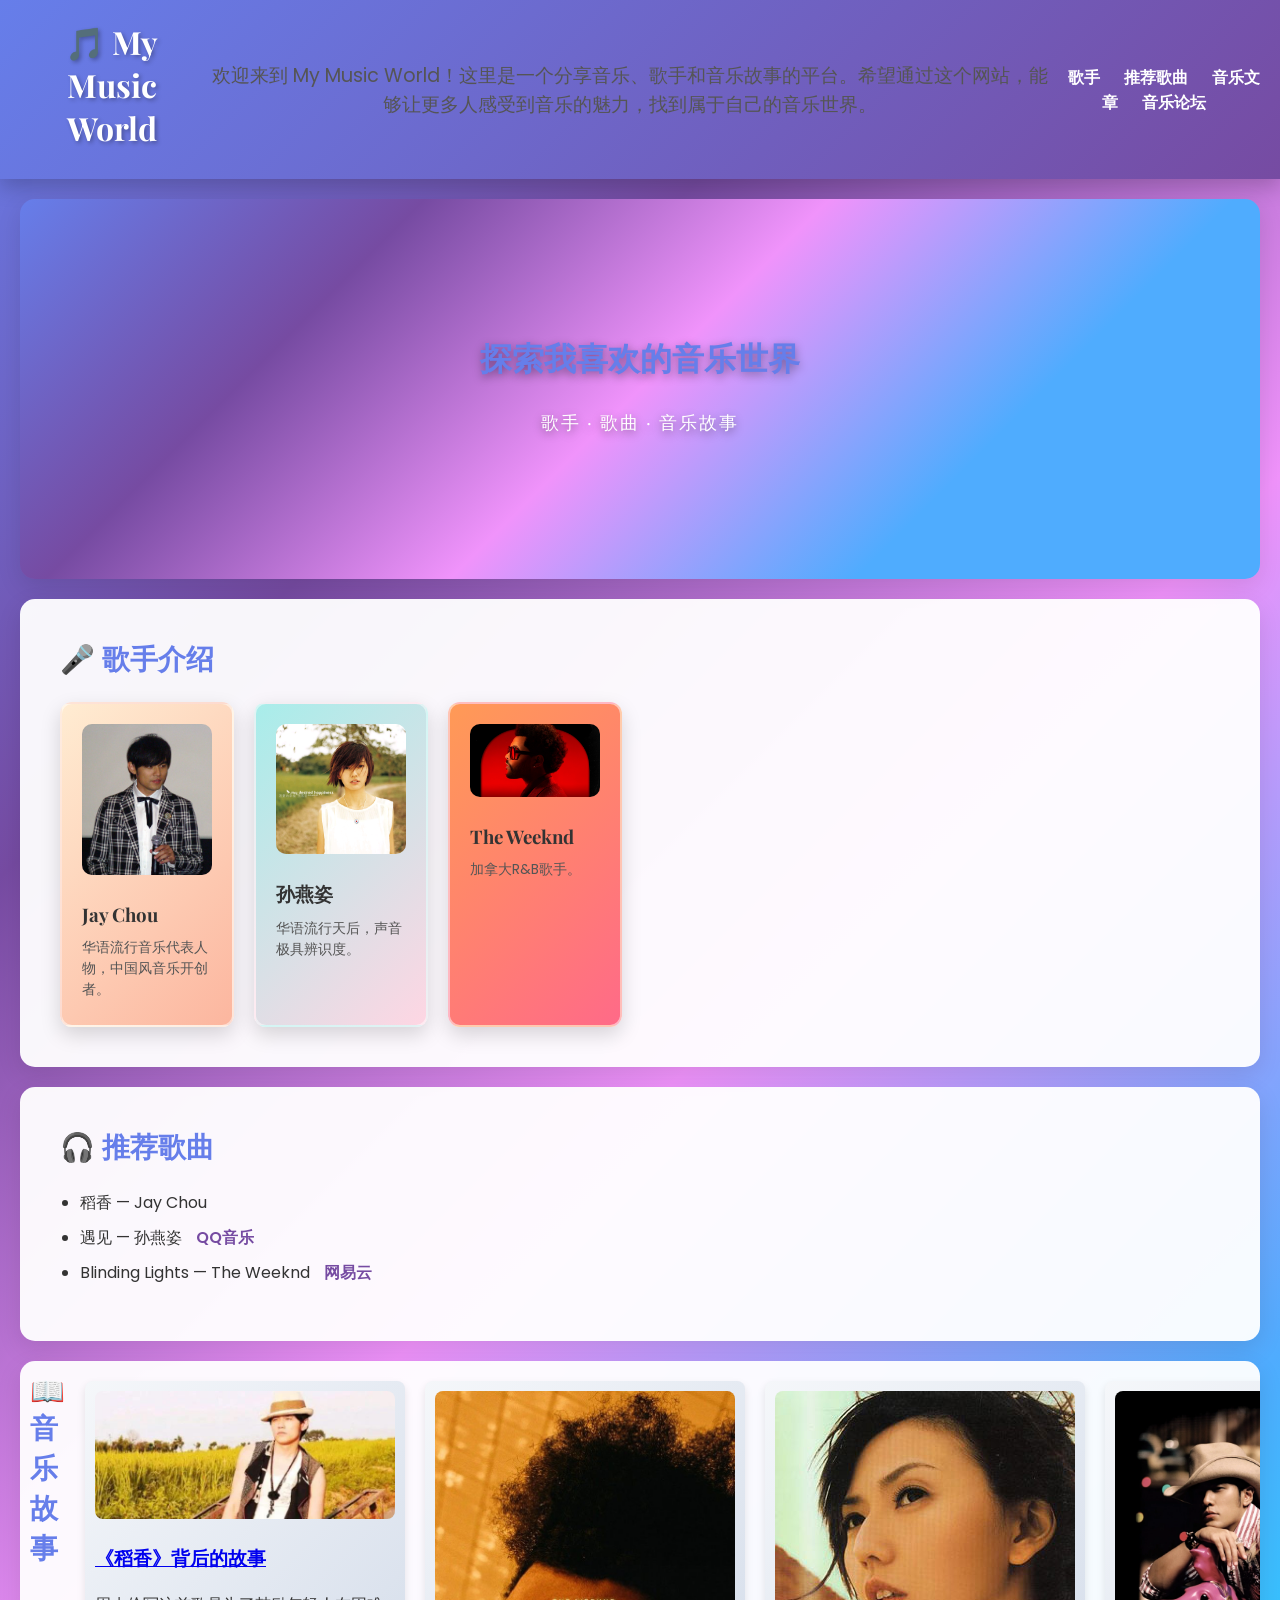
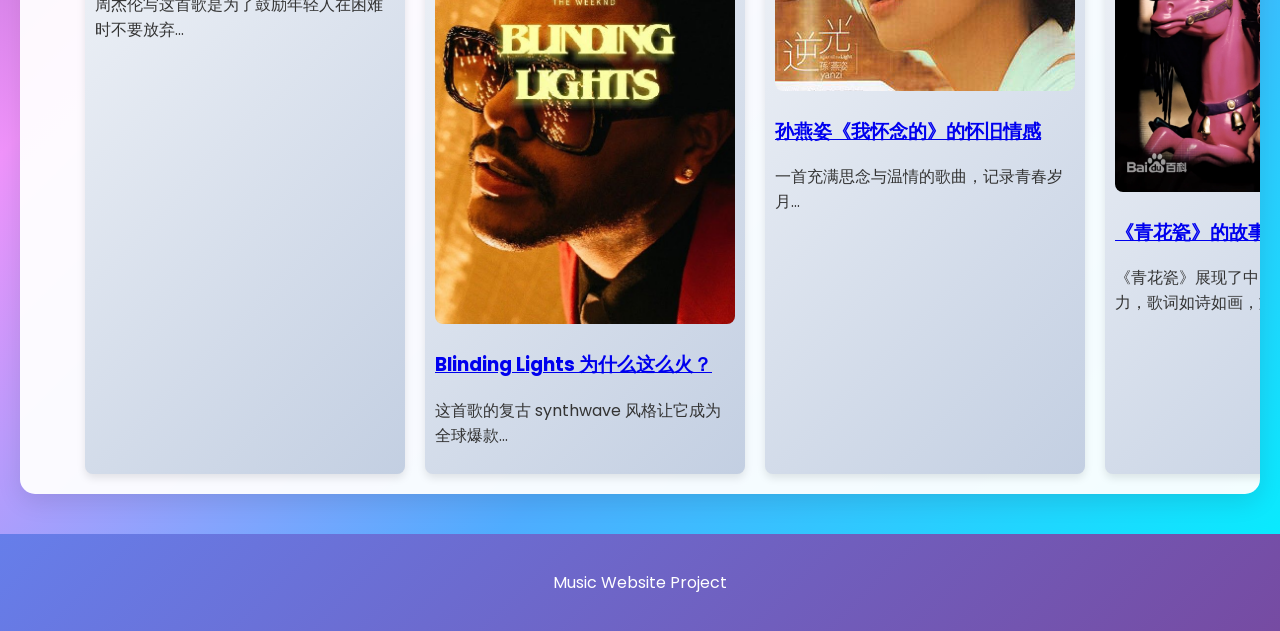
<file: index.html>
<!DOCTYPE html>
<html lang="zh">

<head>
<meta charset="UTF-8">
<title>My Music World</title>
<link href="https://fonts.googleapis.com/css2?family=Poppins:wght@400;600;700&family=Playfair+Display:wght@700&display=swap" rel="stylesheet">
<link rel="stylesheet" href="style.css">
</head>

<body>

<header style="padding: 20px; text-align: center; background-color: #f9f9f9;">
  <h1 style="margin-bottom: 10px;">🎵 My Music World</h1>
  <p style="font-size: 1.2em; color: #555;">欢迎来到 My Music World！这里是一个分享音乐、歌手和音乐故事的平台。希望通过这个网站，能够让更多人感受到音乐的魅力，找到属于自己的音乐世界。</p>

  <nav>
    <a href="#singers">歌手</a>
    <a href="#songs">推荐歌曲</a>
    <a href="#articles">音乐文章</a>
    <a href="#forum">音乐论坛</a>
  </nav>
</header>

<section class="hero">

<h2>探索我喜欢的音乐世界</h2>
<p>歌手 · 歌曲 · 音乐故事</p>

</section>


<section id="singers">

<h2>🎤 歌手介绍</h2>

<div class="card-container">

<div class="card">

<img src="images/jaychou.jpg">

<h3>
<a href="singers/jaychou.html">Jay Chou</a>
</h3>

<p>华语流行音乐代表人物，中国风音乐开创者。</p>

</div>


<div class="card">

<img src="images/stefaniesun.jpg">

<h3>
<a href="singers/stefaniesun.html">孙燕姿</a>
</h3>

<p>华语流行天后，声音极具辨识度。</p>

</div>


<div class="card">

<img src="images/weeknd.jpg">

<h3>
<a href="singers/weeknd.html">The Weeknd</a>
</h3>

<p>加拿大R&B歌手。</p>

</div>

</div>

</section>



<section id="songs">

<h2>🎧 推荐歌曲</h2>

<ul>

<li>
稻香 — Jay Chou
</li>

<li>
遇见 — 孙燕姿
<a href="https://y.qq.com/" target="_blank">QQ音乐</a>
</li>

<li>
Blinding Lights — The Weeknd
<a href="https://music.163.com/" target="_blank">网易云</a>
</li>

</ul>

</section>


<section id="articles">

<h2>📖 音乐故事</h2>

<div class="article-preview">

<img src="images/daoxiang.jpg" style="width: 300px;">

<h3>
<a href="articles/daoxiang.html">
《稻香》背后的故事
</a>
</h3>

<p>
周杰伦写这首歌是为了鼓励年轻人在困难时不要放弃...
</p>

</div>


<div class="article-preview">

<img src="images/blindinglights.jpg" style="width: 300px;">

<h3>
<a href="articles/blindinglights.html">
Blinding Lights 为什么这么火？
</a>
</h3>

<p>
这首歌的复古 synthwave 风格让它成为全球爆款...
</p>

</div>


<div class="article-preview">

<img src="images/whuainianide.jpg" style="width: 300px;">

<h3>
<a href="articles/whuainianide.html">
孙燕姿《我怀念的》的怀旧情感
</a>
</h3>

<p>
一首充满思念与温情的歌曲，记录青春岁月...
</p>

</div>


<div class="article-preview">

<img src="images/qinghuaci.jpg" style="width: 300px;">

<h3>
<a href="articles/qinghuaci.html">
《青花瓷》的故事
</a>
</h3>

<p>
《青花瓷》展现了中国古典文化的独特魅力，歌词如诗如画，旋律悠扬动人。
</p>

</div>

</section>


<footer>

<p>Music Website Project</p>

</footer>

</body>

</html>
</file>
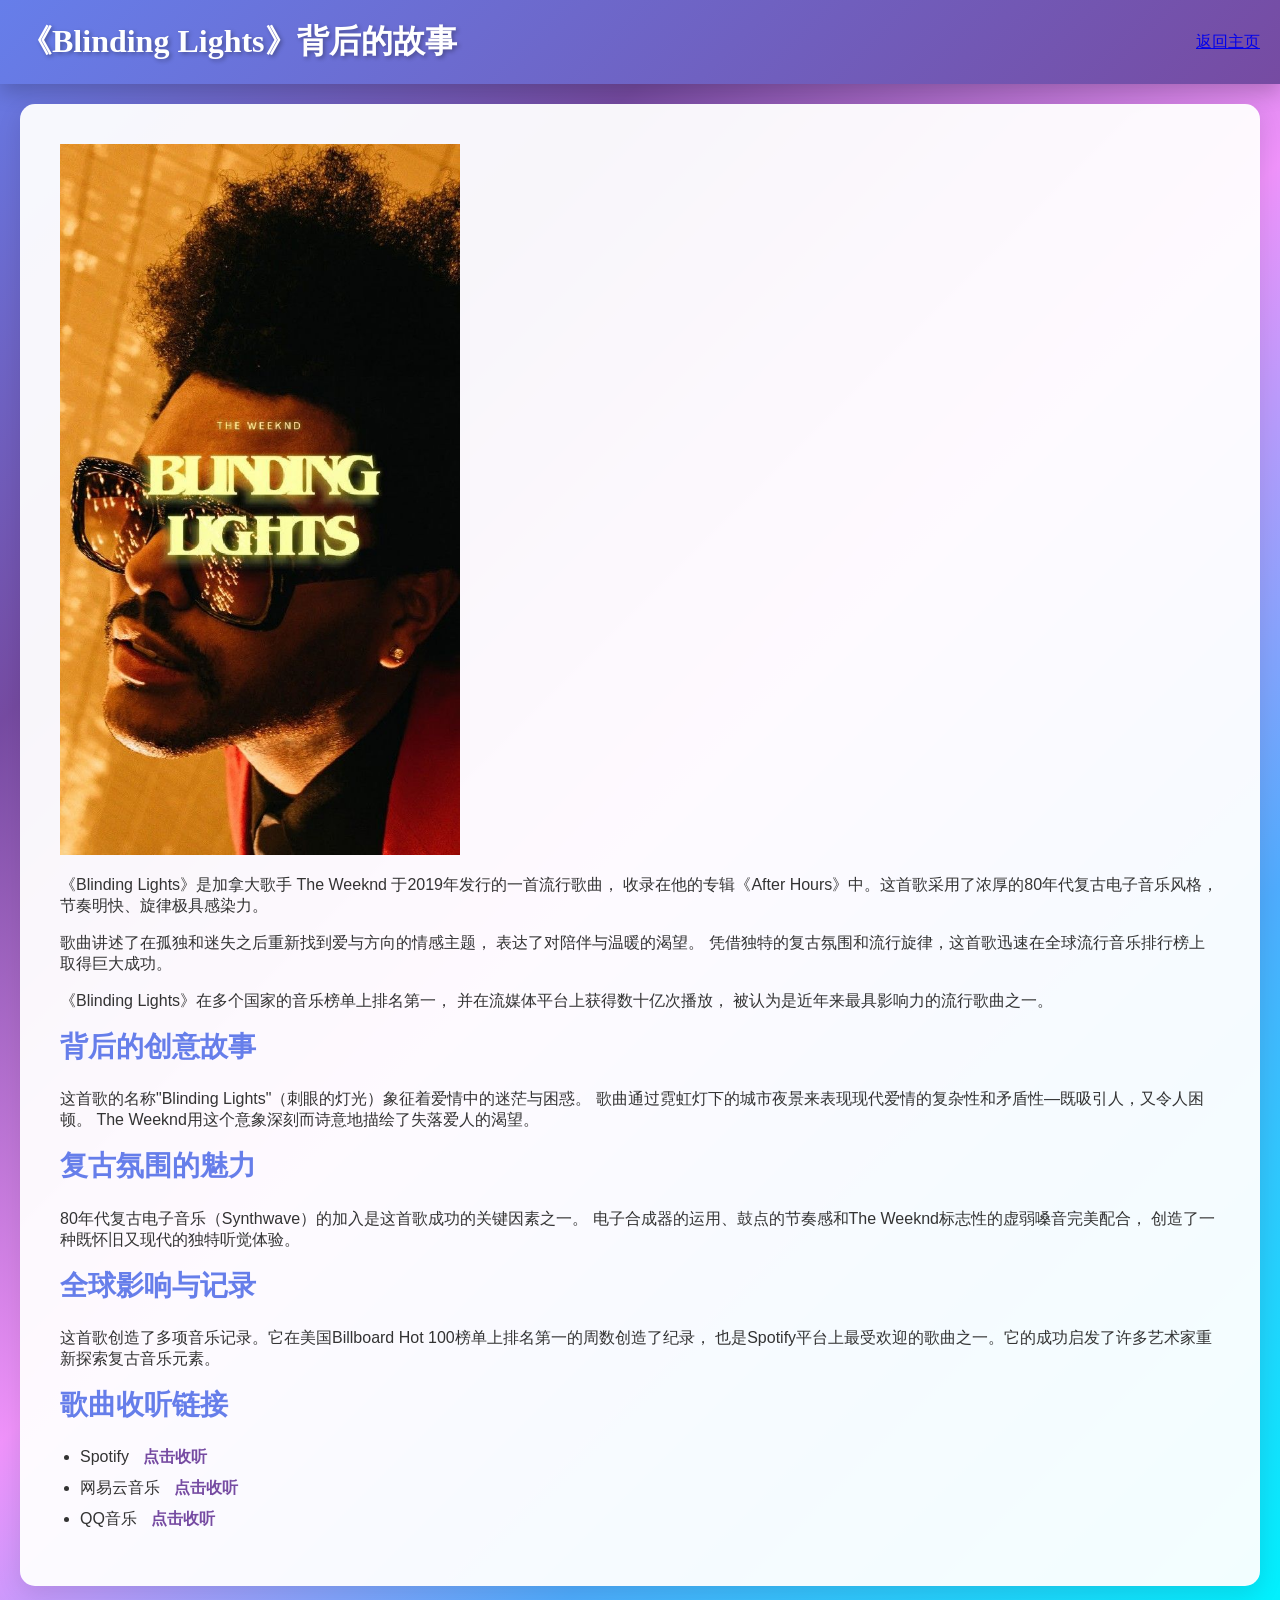
<file: articles/blindinglights.html>
<!DOCTYPE html>
<html>

<head>
<meta charset="UTF-8">
<title>Blinding Lights 的故事</title>
<link rel="stylesheet" href="../style.css">
</head>

<body>

<header>

<h1>《Blinding Lights》背后的故事</h1>

<a href="../index.html">返回主页</a>

</header>

<section>

<img src="../images/blindinglights.jpg" width="400">

<p>

《Blinding Lights》是加拿大歌手 The Weeknd 于2019年发行的一首流行歌曲，
收录在他的专辑《After Hours》中。这首歌采用了浓厚的80年代复古电子音乐风格，
节奏明快、旋律极具感染力。

</p>

<p>

歌曲讲述了在孤独和迷失之后重新找到爱与方向的情感主题，
表达了对陪伴与温暖的渴望。
凭借独特的复古氛围和流行旋律，这首歌迅速在全球流行音乐排行榜上取得巨大成功。

</p>

<p>

《Blinding Lights》在多个国家的音乐榜单上排名第一，
并在流媒体平台上获得数十亿次播放，
被认为是近年来最具影响力的流行歌曲之一。

</p>

<h2>背后的创意故事</h2>

<p>

这首歌的名称"Blinding Lights"（刺眼的灯光）象征着爱情中的迷茫与困惑。
歌曲通过霓虹灯下的城市夜景来表现现代爱情的复杂性和矛盾性—既吸引人，又令人困顿。
The Weeknd用这个意象深刻而诗意地描绘了失落爱人的渴望。

</p>

<h2>复古氛围的魅力</h2>

<p>

80年代复古电子音乐（Synthwave）的加入是这首歌成功的关键因素之一。
电子合成器的运用、鼓点的节奏感和The Weeknd标志性的虚弱嗓音完美配合，
创造了一种既怀旧又现代的独特听觉体验。

</p>

<h2>全球影响与记录</h2>

<p>

这首歌创造了多项音乐记录。它在美国Billboard Hot 100榜单上排名第一的周数创造了纪录，
也是Spotify平台上最受欢迎的歌曲之一。它的成功启发了许多艺术家重新探索复古音乐元素。

</p>

<h2>歌曲收听链接</h2>

<ul>

<li>
Spotify  
<a href="https://open.spotify.com/track/0VjIjW4GlUZAMYd2vXMi3b" target="_blank">
点击收听
</a>
</li>

<li>
网易云音乐  
<a href="https://music.163.com/" target="_blank">点击收听</a>
</li>

<li>
QQ音乐  
<a href="https://y.qq.com/" target="_blank">点击收听</a>
</li>

</ul>

</section>

</body>

</html>
</file>
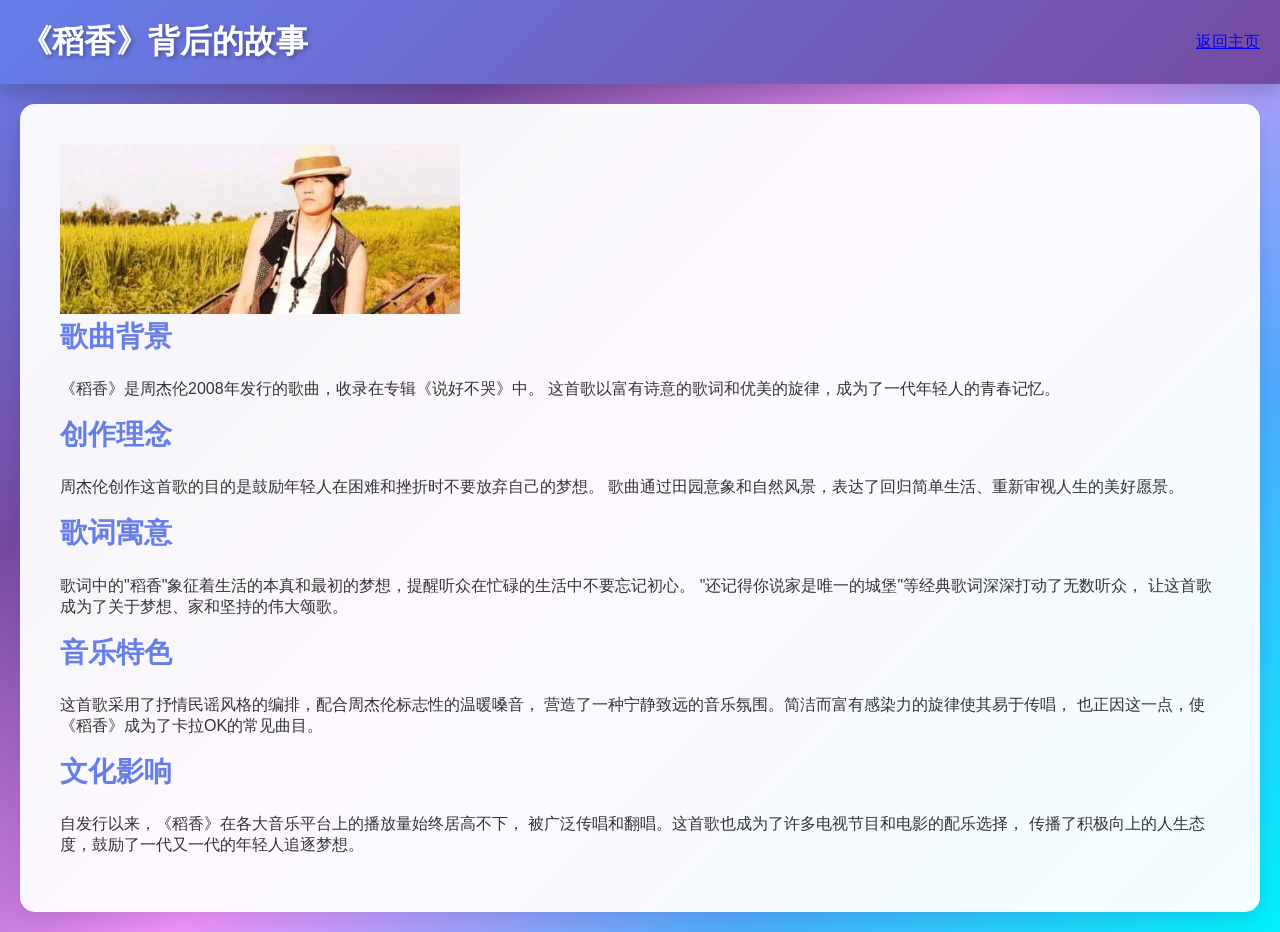
<file: articles/daoxiang.html>
<!DOCTYPE html>
<html>

<head>
<meta charset="UTF-8">
<title>稻香的故事</title>
<link rel="stylesheet" href="../style.css">
</head>

<body>

<header>

<h1>《稻香》背后的故事</h1>

<a href="../index.html">返回主页</a>

</header>

<section>

<img src="../images/daoxiang.jpg" width="400">

<h2>歌曲背景</h2>

<p>

《稻香》是周杰伦2008年发行的歌曲，收录在专辑《说好不哭》中。
这首歌以富有诗意的歌词和优美的旋律，成为了一代年轻人的青春记忆。

</p>

<h2>创作理念</h2>

<p>

周杰伦创作这首歌的目的是鼓励年轻人在困难和挫折时不要放弃自己的梦想。
歌曲通过田园意象和自然风景，表达了回归简单生活、重新审视人生的美好愿景。

</p>

<h2>歌词寓意</h2>

<p>

歌词中的"稻香"象征着生活的本真和最初的梦想，提醒听众在忙碌的生活中不要忘记初心。
"还记得你说家是唯一的城堡"等经典歌词深深打动了无数听众，
让这首歌成为了关于梦想、家和坚持的伟大颂歌。

</p>

<h2>音乐特色</h2>

<p>

这首歌采用了抒情民谣风格的编排，配合周杰伦标志性的温暖嗓音，
营造了一种宁静致远的音乐氛围。简洁而富有感染力的旋律使其易于传唱，
也正因这一点，使《稻香》成为了卡拉OK的常见曲目。

</p>

<h2>文化影响</h2>

<p>

自发行以来，《稻香》在各大音乐平台上的播放量始终居高不下，
被广泛传唱和翻唱。这首歌也成为了许多电视节目和电影的配乐选择，
传播了积极向上的人生态度，鼓励了一代又一代的年轻人追逐梦想。

</p>

</section>

</body>

</html>
</file>
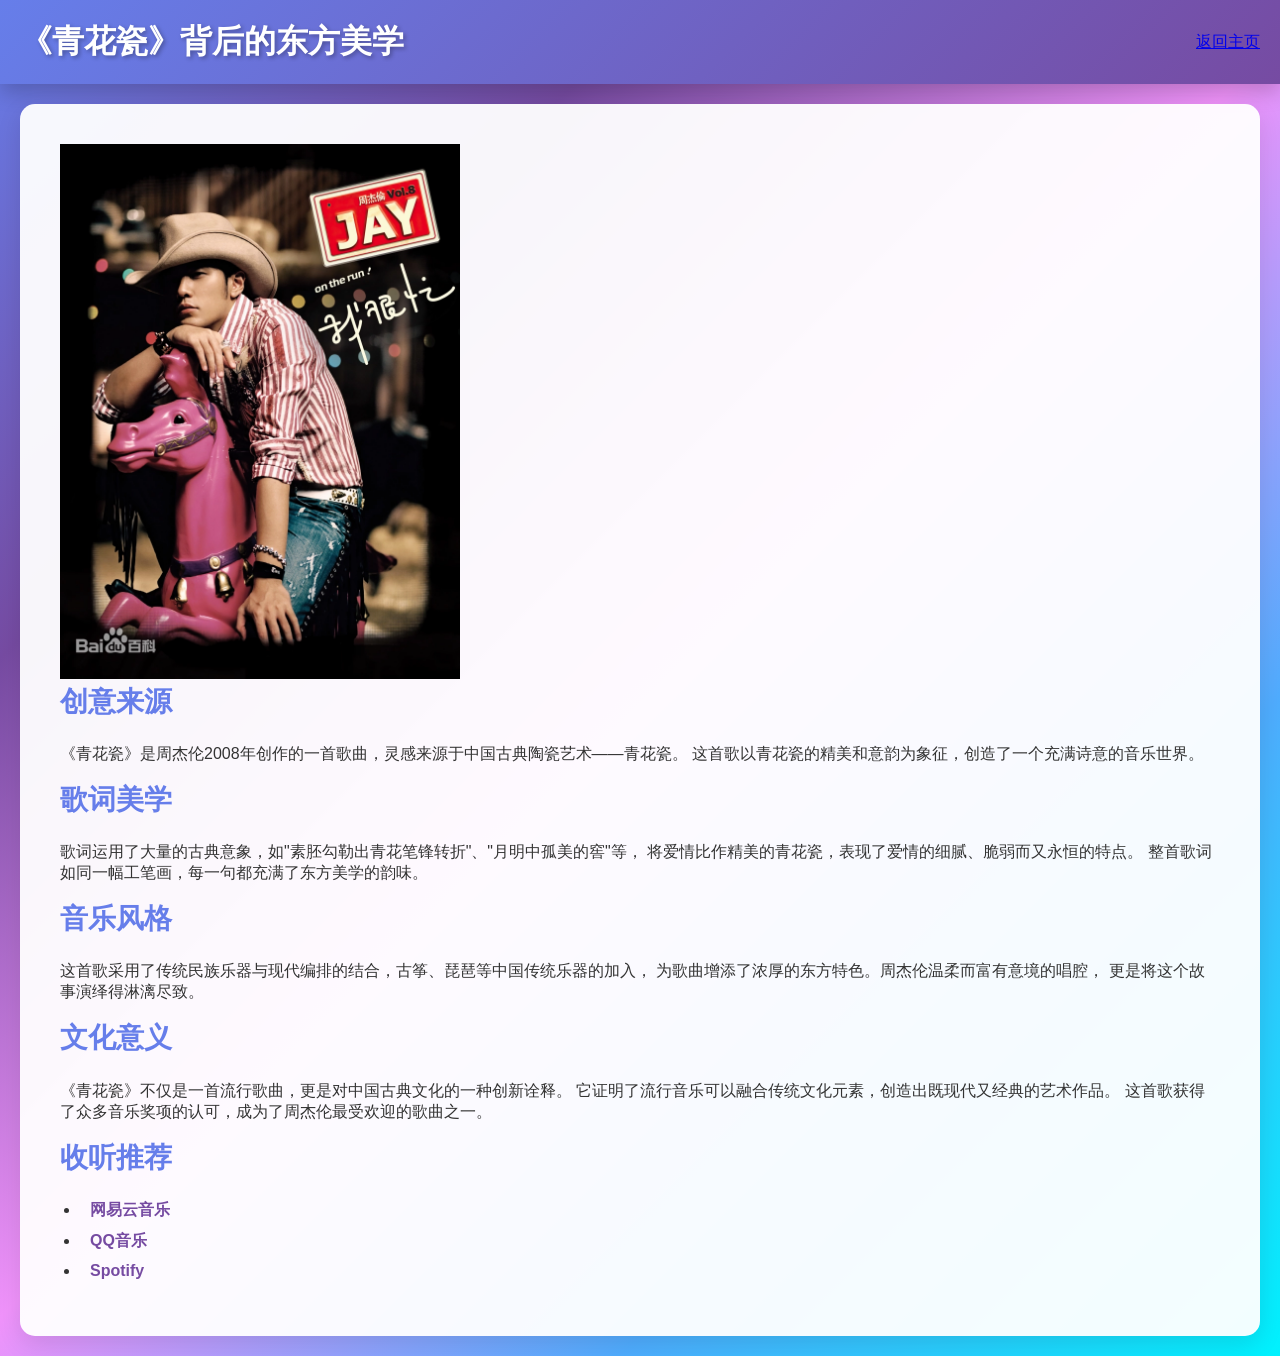
<file: articles/qinghuaci.html>
<!DOCTYPE html>
<html>

<head>
<meta charset="UTF-8">
<title>青花瓷的故事</title>
<link rel="stylesheet" href="../style.css">
</head>

<body>

<header>

<h1>《青花瓷》背后的东方美学</h1>

<a href="../index.html">返回主页</a>

</header>

<section>

<img src="../images/qinghuaci.jpg" width="400">

<h2>创意来源</h2>

<p>

《青花瓷》是周杰伦2008年创作的一首歌曲，灵感来源于中国古典陶瓷艺术——青花瓷。
这首歌以青花瓷的精美和意韵为象征，创造了一个充满诗意的音乐世界。

</p>

<h2>歌词美学</h2>

<p>

歌词运用了大量的古典意象，如"素胚勾勒出青花笔锋转折"、"月明中孤美的窖"等，
将爱情比作精美的青花瓷，表现了爱情的细腻、脆弱而又永恒的特点。
整首歌词如同一幅工笔画，每一句都充满了东方美学的韵味。

</p>

<h2>音乐风格</h2>

<p>

这首歌采用了传统民族乐器与现代编排的结合，古筝、琵琶等中国传统乐器的加入，
为歌曲增添了浓厚的东方特色。周杰伦温柔而富有意境的唱腔，
更是将这个故事演绎得淋漓尽致。

</p>

<h2>文化意义</h2>

<p>

《青花瓷》不仅是一首流行歌曲，更是对中国古典文化的一种创新诠释。
它证明了流行音乐可以融合传统文化元素，创造出既现代又经典的艺术作品。
这首歌获得了众多音乐奖项的认可，成为了周杰伦最受欢迎的歌曲之一。

</p>

<h2>收听推荐</h2>

<ul>

<li><a href="https://music.163.com/" target="_blank">网易云音乐</a></li>

<li><a href="https://y.qq.com/" target="_blank">QQ音乐</a></li>

<li><a href="https://open.spotify.com/" target="_blank">Spotify</a></li>

</ul>

</section>

</body>

</html>
</file>
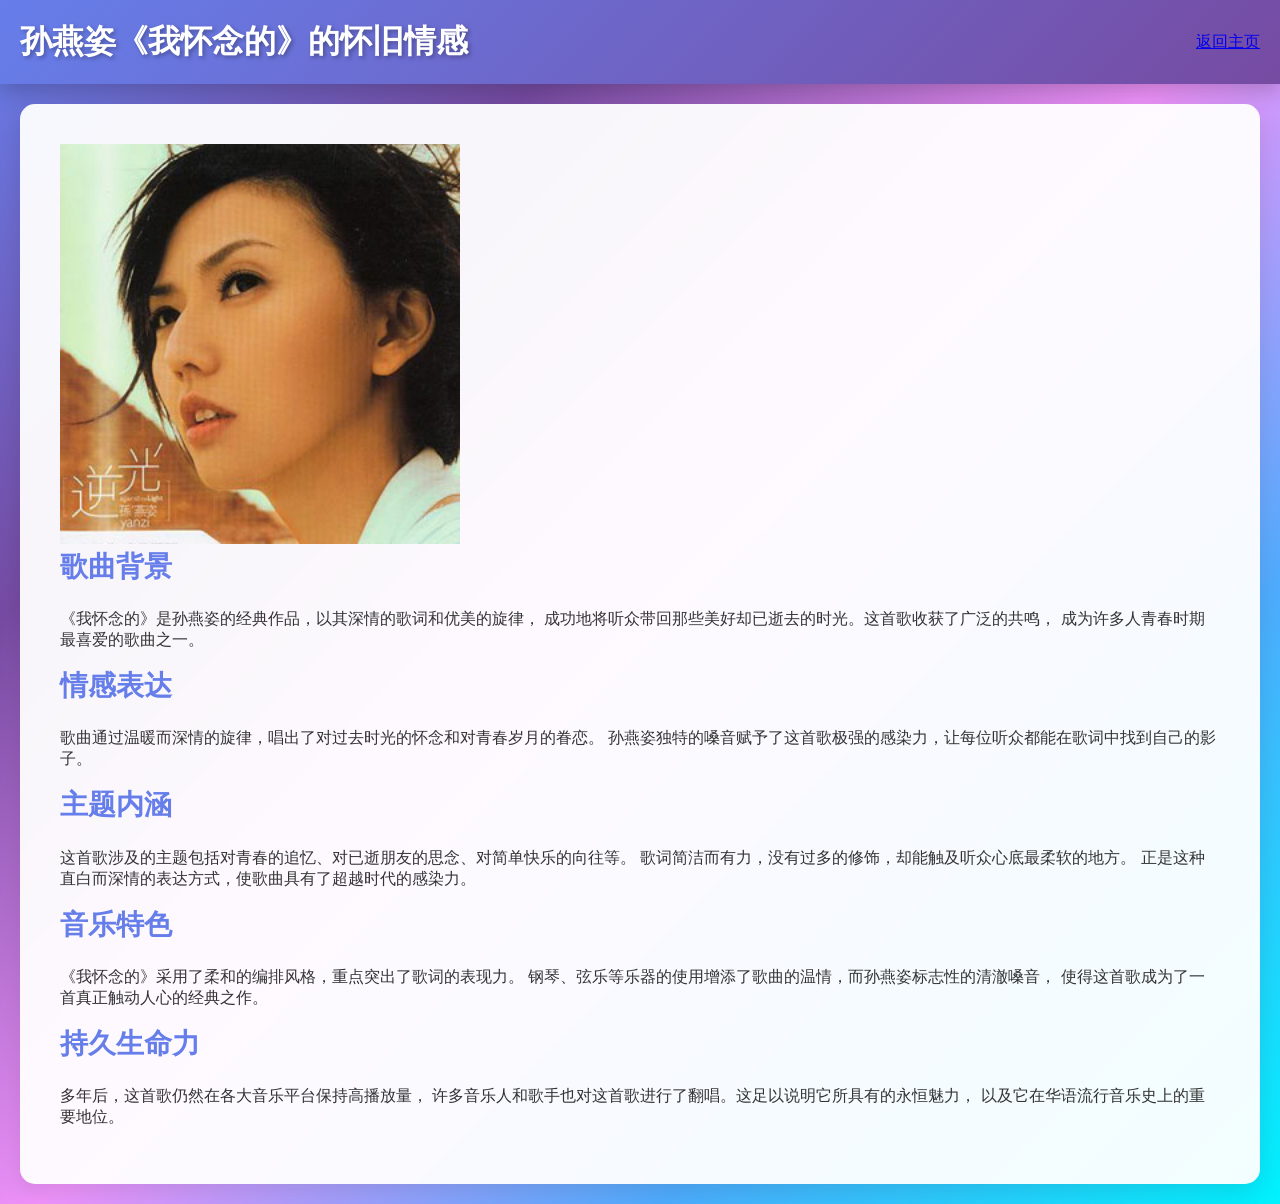
<file: articles/whuainianide.html>
<!DOCTYPE html>
<html>

<head>
<meta charset="UTF-8">
<title>我怀念的故事</title>
<link rel="stylesheet" href="../style.css">
</head>

<body>

<header>

<h1>孙燕姿《我怀念的》的怀旧情感</h1>

<a href="../index.html">返回主页</a>

</header>

<section>

<img src="../images/whuainianide.jpg" width="400">

<h2>歌曲背景</h2>

<p>

《我怀念的》是孙燕姿的经典作品，以其深情的歌词和优美的旋律，
成功地将听众带回那些美好却已逝去的时光。这首歌收获了广泛的共鸣，
成为许多人青春时期最喜爱的歌曲之一。

</p>

<h2>情感表达</h2>

<p>

歌曲通过温暖而深情的旋律，唱出了对过去时光的怀念和对青春岁月的眷恋。
孙燕姿独特的嗓音赋予了这首歌极强的感染力，让每位听众都能在歌词中找到自己的影子。

</p>

<h2>主题内涵</h2>

<p>

这首歌涉及的主题包括对青春的追忆、对已逝朋友的思念、对简单快乐的向往等。
歌词简洁而有力，没有过多的修饰，却能触及听众心底最柔软的地方。
正是这种直白而深情的表达方式，使歌曲具有了超越时代的感染力。

</p>

<h2>音乐特色</h2>

<p>

《我怀念的》采用了柔和的编排风格，重点突出了歌词的表现力。
钢琴、弦乐等乐器的使用增添了歌曲的温情，而孙燕姿标志性的清澈嗓音，
使得这首歌成为了一首真正触动人心的经典之作。

</p>

<h2>持久生命力</h2>

<p>

多年后，这首歌仍然在各大音乐平台保持高播放量，
许多音乐人和歌手也对这首歌进行了翻唱。这足以说明它所具有的永恒魅力，
以及它在华语流行音乐史上的重要地位。

</p>

</section>

</body>

</html>
</file>
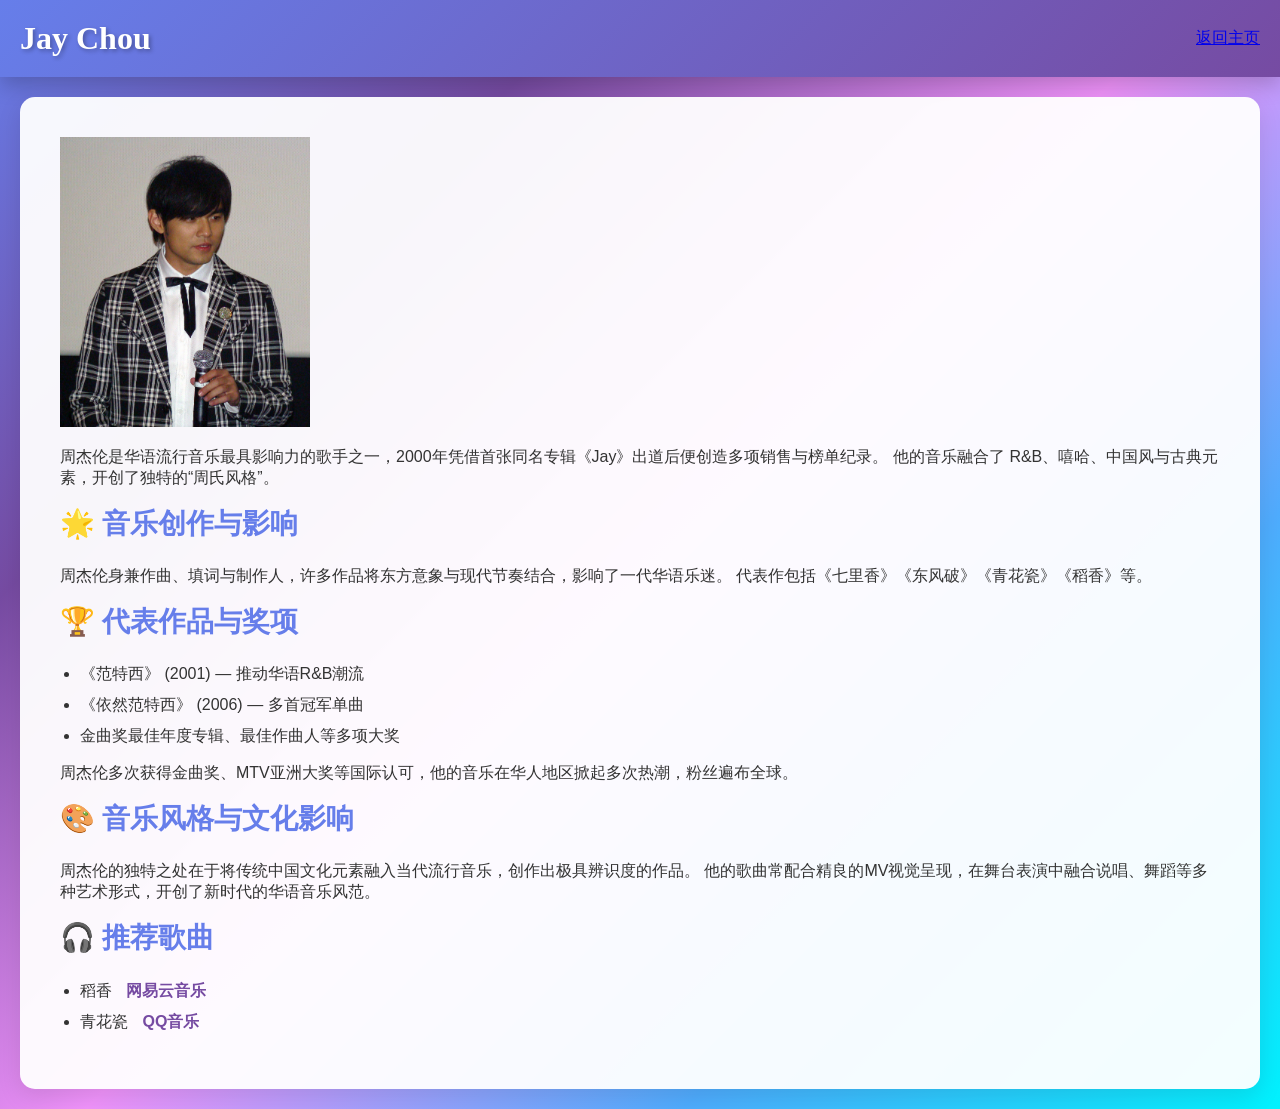
<file: singers/jaychou.html>
<!DOCTYPE html>
<html>

<head>
<meta charset="UTF-8">
<title>Jay Chou</title>
<link rel="stylesheet" href="../style.css">
</head>

<body>

<header>
<h1>Jay Chou</h1>
<a href="../index.html">返回主页</a>
</header>

<section>

<img src="../images/jaychou.jpg" width="250">

<p>
周杰伦是华语流行音乐最具影响力的歌手之一，2000年凭借首张同名专辑《Jay》出道后便创造多项销售与榜单纪录。
他的音乐融合了 R&B、嘻哈、中国风与古典元素，开创了独特的“周氏风格”。
</p>

<h2>🌟 音乐创作与影响</h2>
<p>
周杰伦身兼作曲、填词与制作人，许多作品将东方意象与现代节奏结合，影响了一代华语乐迷。
代表作包括《七里香》《东风破》《青花瓷》《稻香》等。
</p>

<h2>🏆 代表作品与奖项</h2>
<ul>
<li>《范特西》 (2001) — 推动华语R&B潮流</li>
<li>《依然范特西》 (2006) — 多首冠军单曲</li>
<li>金曲奖最佳年度专辑、最佳作曲人等多项大奖</li>
</ul>
<p>
周杰伦多次获得金曲奖、MTV亚洲大奖等国际认可，他的音乐在华人地区掀起多次热潮，粉丝遍布全球。
</p>

<h2>🎨 音乐风格与文化影响</h2>
<p>
周杰伦的独特之处在于将传统中国文化元素融入当代流行音乐，创作出极具辨识度的作品。
他的歌曲常配合精良的MV视觉呈现，在舞台表演中融合说唱、舞蹈等多种艺术形式，开创了新时代的华语音乐风范。
</p>

<h2>🎧 推荐歌曲</h2>

<ul>

<li>
稻香
<a href="https://music.163.com/#/song?id=185809" target="_blank">
网易云音乐
</a>
</li>

<li>
青花瓷
<a href="https://y.qq.com/n/ryqq/songDetail/0025NhlN2yWrP4" target="_blank">
QQ音乐
</a>
</li>

</ul>

</section>

</body>

</html>
</file>
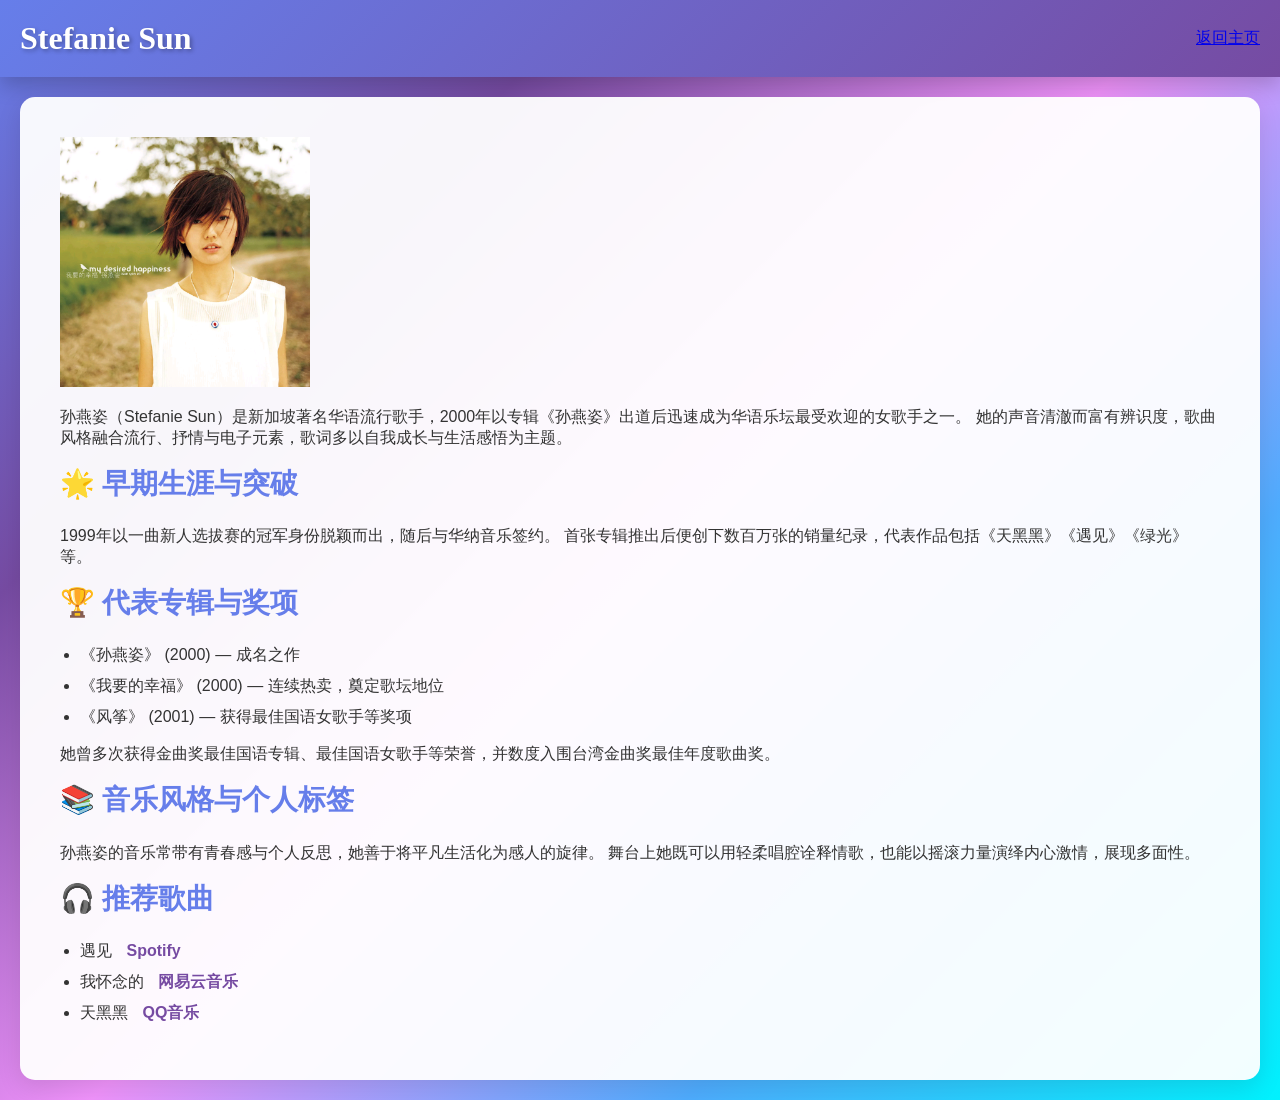
<file: singers/stefaniesun.html>
<!DOCTYPE html>
<html>

<head>
<meta charset="UTF-8">
<title>Stefanie Sun</title>
<link rel="stylesheet" href="../style.css">
</head>

<body>

<header>
<h1>Stefanie Sun</h1>
<a href="../index.html">返回主页</a>
</header>

<section>

<img src="../images/stefaniesun.jpg" width="250">

<p>
孙燕姿（Stefanie Sun）是新加坡著名华语流行歌手，2000年以专辑《孙燕姿》出道后迅速成为华语乐坛最受欢迎的女歌手之一。
她的声音清澈而富有辨识度，歌曲风格融合流行、抒情与电子元素，歌词多以自我成长与生活感悟为主题。
</p>

<h2>🌟 早期生涯与突破</h2>
<p>
1999年以一曲新人选拔赛的冠军身份脱颖而出，随后与华纳音乐签约。
首张专辑推出后便创下数百万张的销量纪录，代表作品包括《天黑黑》《遇见》《绿光》等。
</p>

<h2>🏆 代表专辑与奖项</h2>
<ul>
<li>《孙燕姿》 (2000) — 成名之作</li>
<li>《我要的幸福》 (2000) — 连续热卖，奠定歌坛地位</li>
<li>《风筝》 (2001) — 获得最佳国语女歌手等奖项</li>
</ul>
<p>
她曾多次获得金曲奖最佳国语专辑、最佳国语女歌手等荣誉，并数度入围台湾金曲奖最佳年度歌曲奖。
</p>

<h2>📚 音乐风格与个人标签</h2>
<p>
孙燕姿的音乐常带有青春感与个人反思，她善于将平凡生活化为感人的旋律。
舞台上她既可以用轻柔唱腔诠释情歌，也能以摇滚力量演绎内心激情，展现多面性。
</p>

<h2>🎧 推荐歌曲</h2>

<ul>

<li>
遇见
<a href="https://open.spotify.com/search/%E9%81%87%E8%A7%81%20%E5%AD%99%E7%87%95%E5%A7%BF" target="_blank">
Spotify
</a>
</li>

<li>
我怀念的
<a href="https://music.163.com/#/song?id=287035" target="_blank">
网易云音乐
</a>
</li>

<li>
天黑黑
<a href="https://y.qq.com/" target="_blank">QQ音乐</a>
</li>

</ul>

</section>

</body>

</html>
</file>
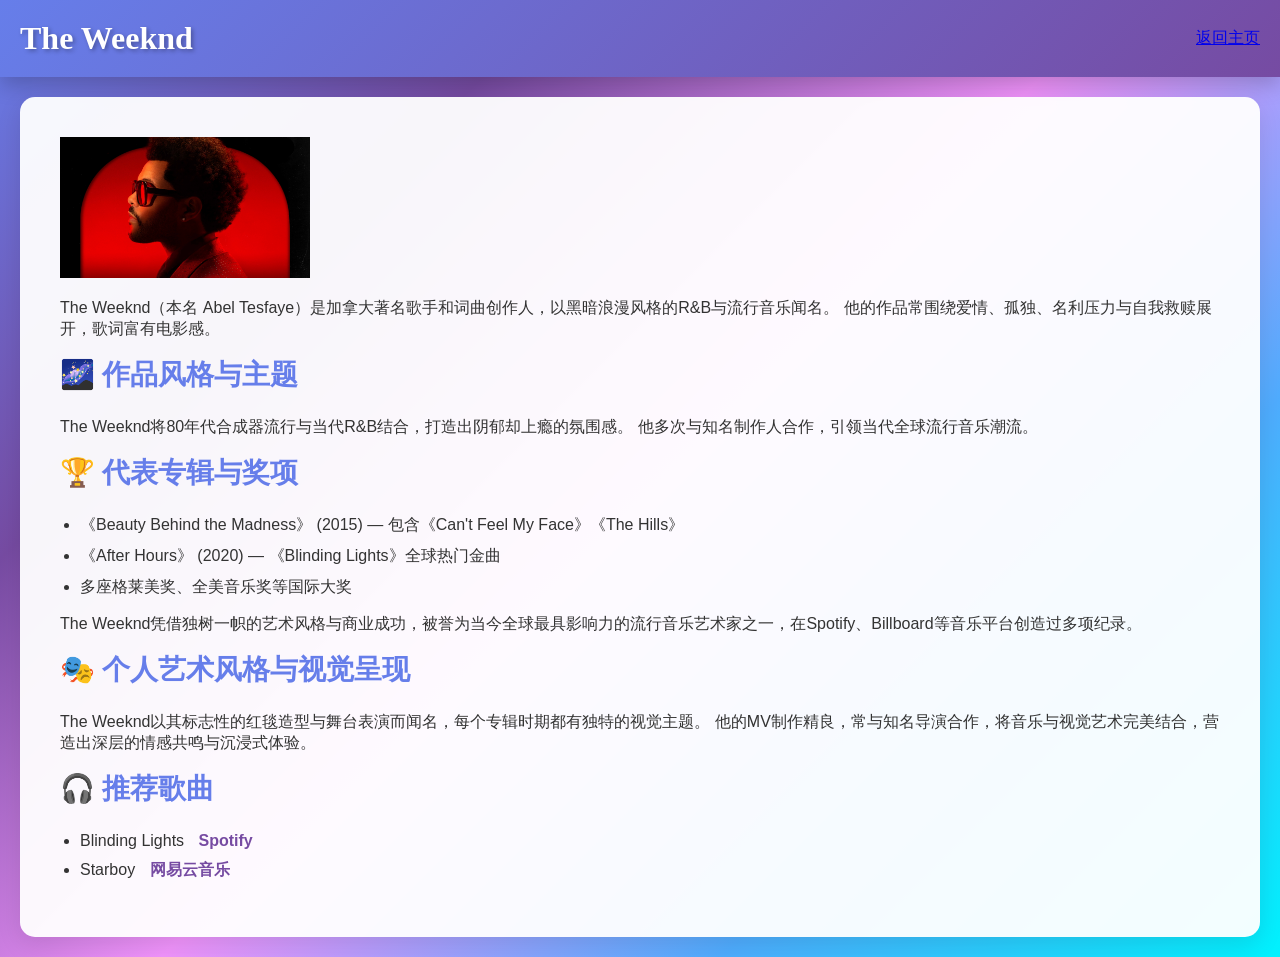
<file: singers/weeknd.html>
<!DOCTYPE html>
<html>

<head>
<meta charset="UTF-8">
<title>The Weeknd</title>
<link rel="stylesheet" href="../style.css">
</head>

<body>

<header>
<h1>The Weeknd</h1>
<a href="../index.html">返回主页</a>
</header>

<section>

<img src="../images/weeknd.jpg" width="250">

<p>
The Weeknd（本名 Abel Tesfaye）是加拿大著名歌手和词曲创作人，以黑暗浪漫风格的R&B与流行音乐闻名。
他的作品常围绕爱情、孤独、名利压力与自我救赎展开，歌词富有电影感。
</p>

<h2>🌌 作品风格与主题</h2>
<p>
The Weeknd将80年代合成器流行与当代R&B结合，打造出阴郁却上瘾的氛围感。
他多次与知名制作人合作，引领当代全球流行音乐潮流。
</p>

<h2>🏆 代表专辑与奖项</h2>
<ul>
<li>《Beauty Behind the Madness》 (2015) — 包含《Can't Feel My Face》《The Hills》</li>
<li>《After Hours》 (2020) — 《Blinding Lights》全球热门金曲</li>
<li>多座格莱美奖、全美音乐奖等国际大奖</li>
</ul>
<p>
The Weeknd凭借独树一帜的艺术风格与商业成功，被誉为当今全球最具影响力的流行音乐艺术家之一，在Spotify、Billboard等音乐平台创造过多项纪录。
</p>

<h2>🎭 个人艺术风格与视觉呈现</h2>
<p>
The Weeknd以其标志性的红毯造型与舞台表演而闻名，每个专辑时期都有独特的视觉主题。
他的MV制作精良，常与知名导演合作，将音乐与视觉艺术完美结合，营造出深层的情感共鸣与沉浸式体验。
</p>

<h2>🎧 推荐歌曲</h2>

<ul>

<li>
Blinding Lights
<a href="https://open.spotify.com/track/0VjIjW4GlUZAMYd2vXMi3b" target="_blank">
Spotify
</a>
</li>

<li>
Starboy
<a href="https://music.163.com/#/song?id=436514312" target="_blank">
网易云音乐
</a>
</li>

</ul>

</section>

</body>

</html>
</file>
<file: style.css>
/* 全局设置 */

body{
font-family: 'Poppins', sans-serif;
margin:0;
background: linear-gradient(135deg, #667eea 0%, #764ba2 25%, #f093fb 50%, #4facfe 75%, #00f2fe 100%);
color:#333;
min-height: 100vh;
}


/* 顶部导航栏 */

header{
background: linear-gradient(135deg, #667eea 0%, #764ba2 100%);
color:white;
padding:20px;

display:flex;
justify-content:space-between;
align-items:center;
box-shadow: 0 8px 20px rgba(0,0,0,0.2);
}


header h1{
margin:0;
font-family: 'Playfair Display', serif;
font-size: 32px;
text-shadow: 2px 2px 4px rgba(0,0,0,0.3);
}


nav a{
color:white;
text-decoration:none;
margin:0 10px;
font-weight:bold;
transition: 0.3s;
position: relative;
}


nav a:hover{
text-decoration:underline;
text-shadow: 0 0 10px rgba(255,255,255,0.8);
}


/* hero封面 */

.hero{
height:300px;
background: linear-gradient(135deg, #667eea 0%, #764ba2 25%, #f093fb 50%, #4facfe 75%);
background-size:cover;
background-position:center;

display:flex;
flex-direction:column;
justify-content:center;
align-items:center;

color:white;
text-shadow: 0 3px 10px rgba(0,0,0,0.4);
border-radius: 15px;
margin: 20px;
font-family: 'Playfair Display', serif;
}

.hero h2 {
font-size: 32px;
margin: 10px 0;
}

.hero p {
font-size: 18px;
letter-spacing: 2px;
}


/* section布局 */

section{
padding:40px;
background: rgba(255,255,255,0.95);
margin: 20px;
border-radius: 15px;
box-shadow: 0 8px 25px rgba(0,0,0,0.1);
}

section h2 {
font-family: 'Playfair Display', serif;
color: #667eea;
font-size: 28px;
margin-top: 0;
}


/* 卡片容器 */

.card-container{
display:flex;
gap:20px;
flex-wrap:wrap;
}


/* 歌手卡片 */

.card{
background: linear-gradient(135deg, #ffecd2 0%, #fcb69f 100%);
padding:20px;
border-radius:12px;
width:130px;

box-shadow: 0 8px 20px rgba(0,0,0,0.15);

transition:0.3s;
border: 2px solid rgba(255,255,255,0.5);
}

.card:nth-child(2) {
background: linear-gradient(135deg, #a8edea 0%, #fed6e3 100%);
}

.card:nth-child(3) {
background: linear-gradient(135deg, #ff9a56 0%, #ff6a88 100%);
}


.card:hover{
transform:translateY(-8px);
box-shadow:0 12px 25px rgba(0,0,0,0.2);
}


/* 卡片图片 */

.card img{
width:100%;
border-radius:10px;
margin-bottom:10px;

transition:0.3s;
}


.card:hover img{
transform:scale(1.05);
}


.card h3 {
margin: 10px 0;
font-family: 'Playfair Display', serif;
color: #333;
}


.card h3 a {
text-decoration: none;
color: #333;
transition: 0.3s;
}


.card h3 a:hover {
color: #764ba2;
text-shadow: 0 2px 8px rgba(118, 75, 162, 0.3);
}


.card p {
margin: 5px 0;
font-size: 14px;
color: #555;
}


/* 文章预览 */

.article-preview{

background: linear-gradient(135deg, #f5f7fa 0%, #c3cfe2 100%);

padding: 15px; /* 减少内边距 */

border-radius:10px;

margin: 10px 0; /* 减少间距 */

box-shadow: 0 8px 20px rgba(0,0,0,0.1);

transition:0.3s;

}


.article-preview:hover{

background: linear-gradient(135deg, #f093fb 0%, #f5576c 100%);

transform:translateY(-4px);
color: white;

}


/* 文章图片 */

.article-preview img{

width: 120px; /* 缩小图片宽度 */

height: auto; /* 保持宽高比 */

border-radius:8px;

}


/* 歌曲列表 */

ul{
padding-left:20px;
}


ul li{
margin:10px 0;
}


ul li a{
margin-left:10px;
color: #764ba2;
text-decoration:none;
font-weight: 600;
transition: 0.3s;
}


ul li a:hover{
text-decoration:underline;
color: #f093fb;
}


/* 让文章预览部分支持滚动效果 */
#articles {
    display: flex;
    flex-direction: row; /* 横向排列 */
    gap: 20px; /* 每篇文章之间的间距 */
    overflow-x: auto; /* 添加横向滚动条 */
    padding: 10px; /* 内边距 */
}

.article-preview {
    flex: 0 0 300px; /* 每篇文章固定宽度 */
    box-shadow: 0 4px 8px rgba(0, 0, 0, 0.1); /* 添加阴影效果 */
    border-radius: 8px; /* 圆角 */
    padding: 10px; /* 内边距 */
    background-color: #fff; /* 背景颜色 */
    transition: transform 0.3s; /* 添加过渡效果 */
}

.article-preview:hover {
    transform: scale(1.05); /* 鼠标悬停放大效果 */
}


/* 论坛分区样式 */
#forum {
    padding: 40px;
    background: rgba(240, 240, 255, 0.95);
    margin: 20px;
    border-radius: 15px;
    box-shadow: 0 8px 25px rgba(0, 0, 0, 0.1);
}

#forum h2 {
    font-family: 'Playfair Display', serif;
    color: #764ba2;
    font-size: 28px;
    margin-top: 0;
}

.forum-preview {
    margin: 20px 0;
}

.forum-preview h3 {
    font-size: 20px;
    color: #333;
}

.forum-preview ul {
    padding-left: 20px;
}

.forum-preview ul li {
    margin: 10px 0;
}

.forum-preview ul li a {
    color: #764ba2;
    text-decoration: none;
    font-weight: 600;
    transition: 0.3s;
}

.forum-preview ul li a:hover {
    text-decoration: underline;
    color: #f093fb;
}

.forum-link {
    display: inline-block;
    margin-top: 20px;
    padding: 10px 20px;
    background: #764ba2;
    color: white;
    text-decoration: none;
    border-radius: 5px;
    transition: 0.3s;
}

.forum-link:hover {
    background: #f093fb;
    box-shadow: 0 4px 10px rgba(0, 0, 0, 0.2);
}


/* 论坛表单样式 */
.forum-form {
    margin-top: 20px;
    padding: 20px;
    background: #f9f9ff;
    border-radius: 10px;
    box-shadow: 0 4px 15px rgba(0, 0, 0, 0.1);
}

.forum-form h3 {
    margin-bottom: 15px;
    font-size: 20px;
    color: #764ba2;
}

.forum-form label {
    display: block;
    margin: 10px 0 5px;
    font-weight: bold;
    color: #333;
}

.forum-form input[type="text"],
.forum-form textarea {
    width: 100%;
    padding: 10px;
    margin-bottom: 15px;
    border: 1px solid #ccc;
    border-radius: 5px;
    font-size: 14px;
    box-sizing: border-box;
}

.forum-form input[type="text"]:focus,
.forum-form textarea:focus {
    border-color: #764ba2;
    outline: none;
    box-shadow: 0 0 5px rgba(118, 75, 162, 0.3);
}

.forum-form button {
    padding: 10px 20px;
    background: #764ba2;
    color: white;
    border: none;
    border-radius: 5px;
    cursor: pointer;
    transition: 0.3s;
}

.forum-form button:hover {
    background: #f093fb;
    box-shadow: 0 4px 10px rgba(0, 0, 0, 0.2);
}


/* 页脚 */

footer{

text-align:center;

padding:20px;

background: linear-gradient(135deg, #667eea 0%, #764ba2 100%);

color:white;

margin-top:40px;
font-family: 'Poppins', sans-serif;

}
</file>
